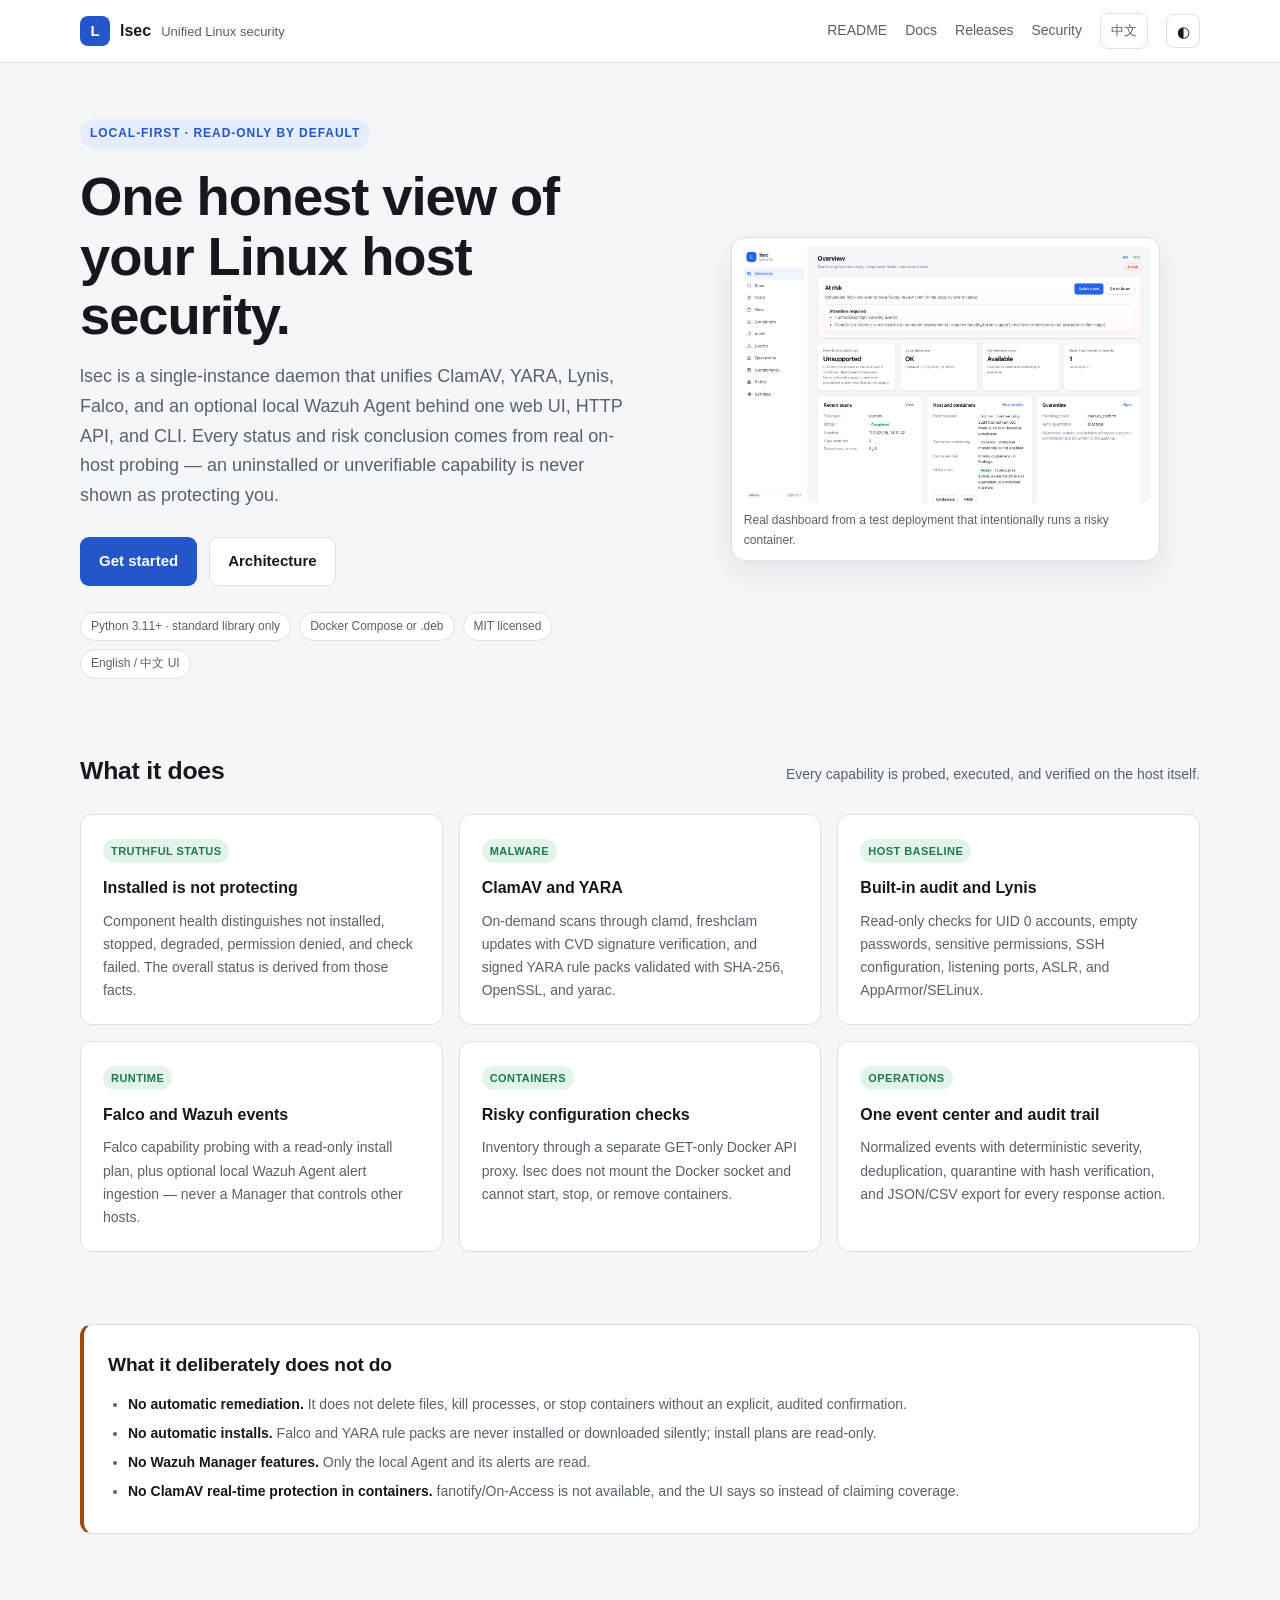
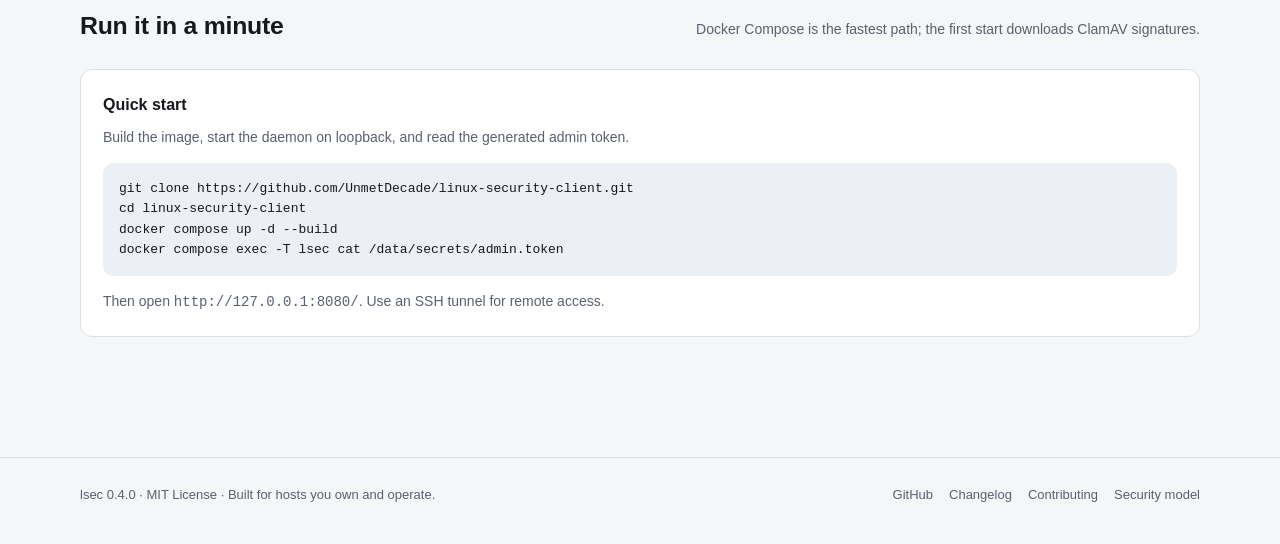
<file: docs/index.html>
<!doctype html>
<html lang="en">
<head>
  <meta charset="utf-8">
  <meta name="viewport" content="width=device-width, initial-scale=1">
  <title>lsec — Unified Linux Security Client</title>
  <meta name="description" content="A local-first Linux security client that unifies ClamAV, YARA, Lynis, Falco, and an optional local Wazuh Agent behind one daemon, web UI, and CLI.">
  <script>
    (function () {
      try {
        var saved = localStorage.getItem('lsec-docs-theme');
        if (saved === 'light' || saved === 'dark') document.documentElement.dataset.theme = saved;
      } catch (err) { /* storage is optional */ }
    })();
  </script>
  <style>
    :root {
      --bg: #f5f6f8;
      --surface: #ffffff;
      --surface-muted: #eceff3;
      --text: #16181d;
      --muted: #59616e;
      --border: #dde1e7;
      --accent: #2456c9;
      --accent-contrast: #ffffff;
      --accent-soft: #e5ecfb;
      --ok: #1d7a4c;
      --ok-soft: #e3f4eb;
      --warn: #9a4b12;
      --warn-soft: #fbeadf;
      --shadow: 0 12px 30px rgba(20, 24, 33, 0.08);
      color-scheme: light;
    }
    @media (prefers-color-scheme: dark) {
      :root:not([data-theme="light"]) {
        --bg: #101216;
        --surface: #181b21;
        --surface-muted: #20242c;
        --text: #e8eaee;
        --muted: #a2aab8;
        --border: #2c313a;
        --accent: #7ba2ff;
        --accent-contrast: #0d1424;
        --accent-soft: #1d2942;
        --ok: #7bd6a6;
        --ok-soft: #16301f;
        --warn: #f0b07a;
        --warn-soft: #35241a;
        --shadow: 0 12px 30px rgba(0, 0, 0, 0.35);
        color-scheme: dark;
      }
    }
    :root[data-theme="dark"] {
      --bg: #101216;
      --surface: #181b21;
      --surface-muted: #20242c;
      --text: #e8eaee;
      --muted: #a2aab8;
      --border: #2c313a;
      --accent: #7ba2ff;
      --accent-contrast: #0d1424;
      --accent-soft: #1d2942;
      --ok: #7bd6a6;
      --ok-soft: #16301f;
      --warn: #f0b07a;
      --warn-soft: #35241a;
      --shadow: 0 12px 30px rgba(0, 0, 0, 0.35);
      color-scheme: dark;
    }
    * { box-sizing: border-box; }
    html { scroll-behavior: smooth; }
    body {
      margin: 0;
      background: var(--bg);
      color: var(--text);
      font: 16px/1.65 -apple-system, BlinkMacSystemFont, "Segoe UI", Roboto, "Helvetica Neue", Arial, "Noto Sans", sans-serif;
      -webkit-font-smoothing: antialiased;
    }
    a { color: var(--accent); text-decoration: none; }
    a:hover { text-decoration: underline; }
    .wrap { width: min(1120px, calc(100% - 40px)); margin: 0 auto; }
    header.site {
      border-bottom: 1px solid var(--border);
      background: color-mix(in srgb, var(--surface) 88%, transparent);
      backdrop-filter: blur(10px);
      position: sticky; top: 0; z-index: 10;
    }
    .site-inner {
      display: flex; align-items: center; gap: 18px;
      min-height: 62px;
    }
    .brand { display: flex; align-items: baseline; gap: 10px; font-weight: 700; color: var(--text); }
    .brand .mark {
      display: inline-grid; place-items: center;
      width: 30px; height: 30px; border-radius: 8px;
      background: var(--accent); color: var(--accent-contrast);
      font-size: 15px; font-weight: 800;
    }
    .brand small { color: var(--muted); font-weight: 500; font-size: 13px; }
    nav.site-links { display: flex; gap: 18px; margin-left: auto; font-size: 14px; }
    nav.site-links a { color: var(--muted); }
    nav.site-links a:hover { color: var(--text); }
    .theme-toggle {
      border: 1px solid var(--border); background: var(--surface);
      color: var(--text); border-radius: 8px; cursor: pointer;
      width: 34px; height: 34px; font-size: 15px; line-height: 1;
    }
    .theme-toggle:hover { border-color: var(--accent); }
    .lang-link {
      font-size: 13px; border: 1px solid var(--border); border-radius: 8px;
      padding: 6px 10px; color: var(--muted);
    }
    main { padding: 56px 0 40px; }
    .hero { display: grid; grid-template-columns: 1.05fr 0.95fr; gap: 48px; align-items: center; }
    .eyebrow {
      display: inline-block; font-size: 12px; font-weight: 700; letter-spacing: .08em;
      text-transform: uppercase; color: var(--accent); background: var(--accent-soft);
      padding: 5px 10px; border-radius: 999px;
    }
    h1 { font-size: clamp(2.2rem, 5vw, 3.4rem); line-height: 1.1; letter-spacing: -0.02em; margin: 18px 0 16px; }
    .lede { color: var(--muted); font-size: 18px; max-width: 56ch; margin: 0 0 26px; }
    .actions { display: flex; flex-wrap: wrap; gap: 12px; align-items: center; }
    .button {
      display: inline-flex; align-items: center; gap: 8px;
      background: var(--accent); color: var(--accent-contrast);
      padding: 11px 18px; border-radius: 9px; font-weight: 600; font-size: 15px;
      border: 1px solid transparent;
    }
    .button:hover { text-decoration: none; filter: brightness(1.06); }
    .button.secondary {
      background: var(--surface); color: var(--text); border-color: var(--border);
    }
    .button.secondary:hover { border-color: var(--accent); }
    .shot {
      background: var(--surface); border: 1px solid var(--border);
      border-radius: 14px; padding: 8px; box-shadow: var(--shadow);
    }
    .shot img { display: block; width: 100%; height: auto; border-radius: 8px; }
    .shot figcaption { color: var(--muted); font-size: 12px; padding: 8px 4px 2px; }
    .pill-row { display: flex; flex-wrap: wrap; gap: 8px; margin-top: 26px; }
    .pill {
      font-size: 12px; color: var(--muted); border: 1px solid var(--border);
      background: var(--surface); border-radius: 999px; padding: 4px 10px;
    }
    section { margin-top: 72px; }
    .section-head { display: flex; align-items: baseline; justify-content: space-between; gap: 20px; margin-bottom: 22px; }
    h2 { font-size: 1.55rem; letter-spacing: -0.01em; margin: 0; }
    .section-head p { color: var(--muted); margin: 0; font-size: 14px; }
    .grid { display: grid; grid-template-columns: repeat(3, 1fr); gap: 16px; }
    .card {
      background: var(--surface); border: 1px solid var(--border); border-radius: 12px;
      padding: 22px;
    }
    .card h3 { margin: 0 0 8px; font-size: 16px; }
    .card p { margin: 0; color: var(--muted); font-size: 14px; }
    .card .tag {
      display: inline-block; font-size: 11px; font-weight: 700; letter-spacing: .04em;
      text-transform: uppercase; color: var(--ok); background: var(--ok-soft);
      padding: 3px 8px; border-radius: 999px; margin-bottom: 12px;
    }
    .boundaries {
      background: var(--surface); border: 1px solid var(--border);
      border-left: 4px solid var(--warn); border-radius: 12px; padding: 24px;
    }
    .boundaries h2 { font-size: 1.2rem; }
    .boundaries ul { margin: 12px 0 0; padding-left: 20px; color: var(--muted); font-size: 14px; }
    .boundaries li { margin: 6px 0; }
    .boundaries strong { color: var(--text); }
    footer.site {
      margin-top: 80px; border-top: 1px solid var(--border);
      padding: 26px 0 40px; color: var(--muted); font-size: 13px;
    }
    .footer-inner { display: flex; flex-wrap: wrap; gap: 16px; justify-content: space-between; }
    .footer-inner nav { display: flex; flex-wrap: wrap; gap: 16px; }
    .footer-inner a { color: var(--muted); }
    @media (max-width: 900px) {
      .hero { grid-template-columns: 1fr; gap: 30px; }
      .grid { grid-template-columns: 1fr 1fr; }
      nav.site-links { display: none; }
    }
    @media (max-width: 620px) {
      .wrap { width: calc(100% - 32px); }
      .grid { grid-template-columns: 1fr; }
      main { padding-top: 36px; }
      .section-head { display: block; }
      .section-head p { margin-top: 6px; }
    }
  </style>
</head>
<body>
  <header class="site">
    <div class="wrap site-inner">
      <a class="brand" href="https://github.com/UnmetDecade/linux-security-client">
        <span class="mark">L</span>
        <span>lsec</span>
        <small>Unified Linux security</small>
      </a>
      <nav class="site-links" aria-label="Primary">
        <a href="https://github.com/UnmetDecade/linux-security-client#readme">README</a>
        <a href="https://github.com/UnmetDecade/linux-security-client/tree/main/docs">Docs</a>
        <a href="https://github.com/UnmetDecade/linux-security-client/releases">Releases</a>
        <a href="https://github.com/UnmetDecade/linux-security-client/blob/main/SECURITY.md">Security</a>
      </nav>
      <a class="lang-link" href="index.zh-CN.html" lang="zh-CN">中文</a>
      <button class="theme-toggle" type="button" id="theme-toggle" aria-label="Toggle color theme">◐</button>
    </div>
  </header>

  <main class="wrap">
    <div class="hero">
      <div>
        <span class="eyebrow">Local-first · Read-only by default</span>
        <h1>One honest view of your Linux host security.</h1>
        <p class="lede">
          lsec is a single-instance daemon that unifies ClamAV, YARA, Lynis, Falco,
          and an optional local Wazuh Agent behind one web UI, HTTP API, and CLI.
          Every status and risk conclusion comes from real on-host probing — an
          uninstalled or unverifiable capability is never shown as protecting you.
        </p>
        <div class="actions">
          <a class="button" href="https://github.com/UnmetDecade/linux-security-client#quick-start-docker">Get started</a>
          <a class="button secondary" href="https://github.com/UnmetDecade/linux-security-client/blob/main/docs/ARCHITECTURE.md">Architecture</a>
        </div>
        <div class="pill-row">
          <span class="pill">Python 3.11+ · standard library only</span>
          <span class="pill">Docker Compose or .deb</span>
          <span class="pill">MIT licensed</span>
          <span class="pill">English / 中文 UI</span>
        </div>
      </div>
      <figure class="shot">
        <img src="images/dashboard.png" alt="lsec web dashboard showing protection status, component health, scans, and container risks" width="1400" height="875">
        <figcaption>Real dashboard from a test deployment that intentionally runs a risky container.</figcaption>
      </figure>
    </div>

    <section aria-labelledby="capabilities">
      <div class="section-head">
        <h2 id="capabilities">What it does</h2>
        <p>Every capability is probed, executed, and verified on the host itself.</p>
      </div>
      <div class="grid">
        <div class="card">
          <span class="tag">Truthful status</span>
          <h3>Installed is not protecting</h3>
          <p>Component health distinguishes not installed, stopped, degraded, permission denied, and check failed. The overall status is derived from those facts.</p>
        </div>
        <div class="card">
          <span class="tag">Malware</span>
          <h3>ClamAV and YARA</h3>
          <p>On-demand scans through clamd, freshclam updates with CVD signature verification, and signed YARA rule packs validated with SHA-256, OpenSSL, and yarac.</p>
        </div>
        <div class="card">
          <span class="tag">Host baseline</span>
          <h3>Built-in audit and Lynis</h3>
          <p>Read-only checks for UID 0 accounts, empty passwords, sensitive permissions, SSH configuration, listening ports, ASLR, and AppArmor/SELinux.</p>
        </div>
        <div class="card">
          <span class="tag">Runtime</span>
          <h3>Falco and Wazuh events</h3>
          <p>Falco capability probing with a read-only install plan, plus optional local Wazuh Agent alert ingestion — never a Manager that controls other hosts.</p>
        </div>
        <div class="card">
          <span class="tag">Containers</span>
          <h3>Risky configuration checks</h3>
          <p>Inventory through a separate GET-only Docker API proxy. lsec does not mount the Docker socket and cannot start, stop, or remove containers.</p>
        </div>
        <div class="card">
          <span class="tag">Operations</span>
          <h3>One event center and audit trail</h3>
          <p>Normalized events with deterministic severity, deduplication, quarantine with hash verification, and JSON/CSV export for every response action.</p>
        </div>
      </div>
    </section>

    <section class="boundaries" aria-labelledby="boundaries">
      <h2 id="boundaries">What it deliberately does not do</h2>
      <ul>
        <li><strong>No automatic remediation.</strong> It does not delete files, kill processes, or stop containers without an explicit, audited confirmation.</li>
        <li><strong>No automatic installs.</strong> Falco and YARA rule packs are never installed or downloaded silently; install plans are read-only.</li>
        <li><strong>No Wazuh Manager features.</strong> Only the local Agent and its alerts are read.</li>
        <li><strong>No ClamAV real-time protection in containers.</strong> fanotify/On-Access is not available, and the UI says so instead of claiming coverage.</li>
      </ul>
    </section>

    <section aria-labelledby="start">
      <div class="section-head">
        <h2 id="start">Run it in a minute</h2>
        <p>Docker Compose is the fastest path; the first start downloads ClamAV signatures.</p>
      </div>
      <div class="card">
        <h3>Quick start</h3>
        <p style="margin-bottom:14px">Build the image, start the daemon on loopback, and read the generated admin token.</p>
        <pre style="overflow:auto;background:var(--surface-muted);padding:16px;border-radius:10px;font-size:13px;line-height:1.55"><code>git clone https://github.com/UnmetDecade/linux-security-client.git
cd linux-security-client
docker compose up -d --build
docker compose exec -T lsec cat /data/secrets/admin.token</code></pre>
        <p style="margin-top:14px">Then open <code>http://127.0.0.1:8080/</code>. Use an SSH tunnel for remote access.</p>
      </div>
    </section>
  </main>

  <footer class="site">
    <div class="wrap footer-inner">
      <span>lsec 0.4.0 · MIT License · Built for hosts you own and operate.</span>
      <nav aria-label="Footer">
        <a href="https://github.com/UnmetDecade/linux-security-client">GitHub</a>
        <a href="https://github.com/UnmetDecade/linux-security-client/blob/main/CHANGELOG.md">Changelog</a>
        <a href="https://github.com/UnmetDecade/linux-security-client/blob/main/CONTRIBUTING.md">Contributing</a>
        <a href="https://github.com/UnmetDecade/linux-security-client/blob/main/docs/SECURITY.md">Security model</a>
      </nav>
    </div>
  </footer>

  <script>
    (function () {
      var button = document.getElementById('theme-toggle');
      if (!button) return;
      button.addEventListener('click', function () {
        var root = document.documentElement;
        var current = root.dataset.theme;
        if (!current) {
          current = window.matchMedia('(prefers-color-scheme: dark)').matches ? 'dark' : 'light';
        }
        var next = current === 'dark' ? 'light' : 'dark';
        root.dataset.theme = next;
        try { localStorage.setItem('lsec-docs-theme', next); } catch (err) { /* optional */ }
      });
    })();
  </script>
</body>
</html>
</file>
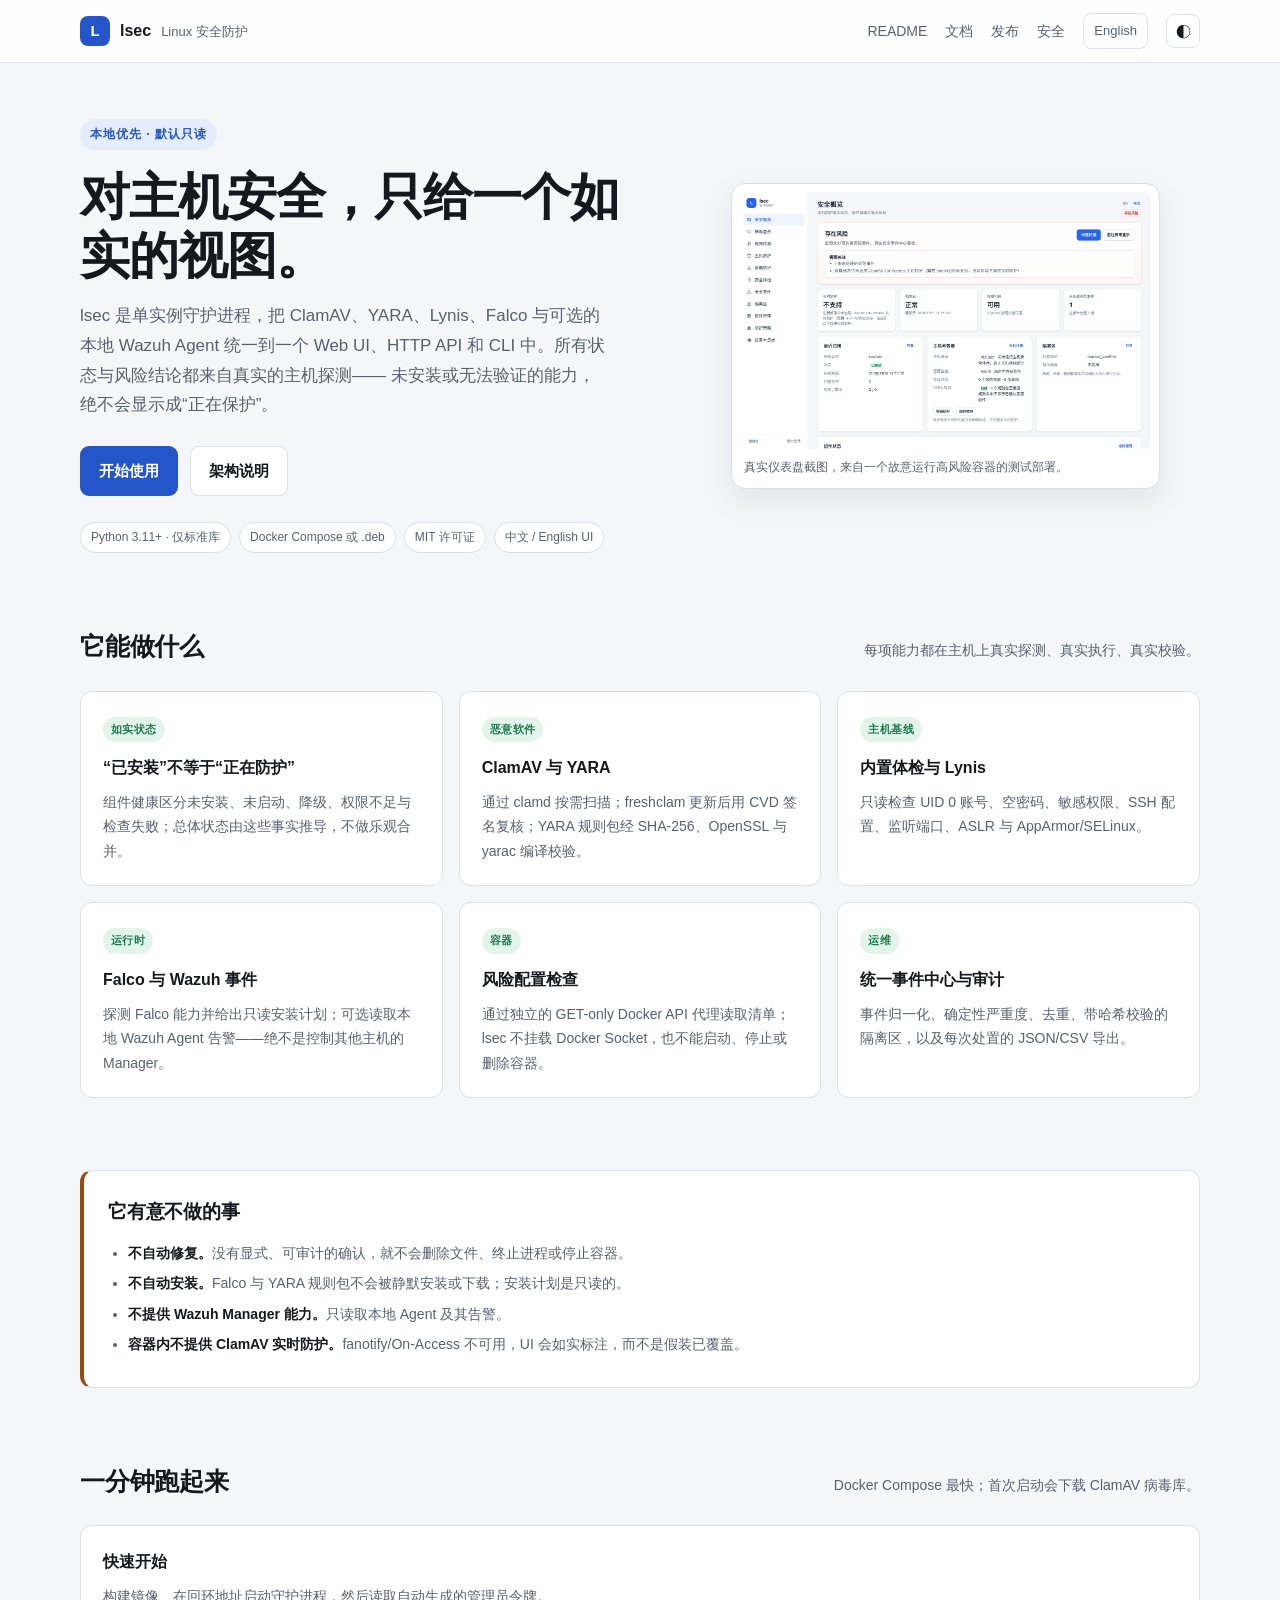
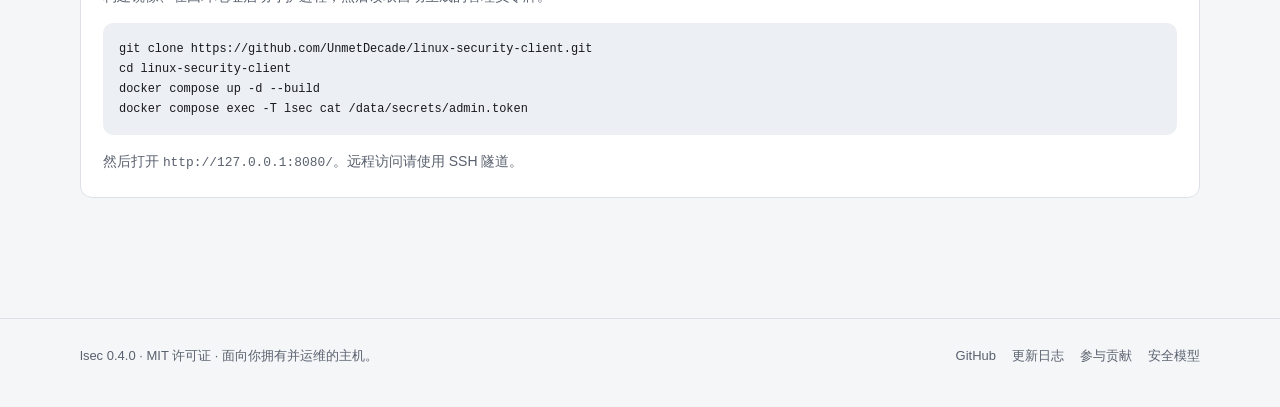
<file: docs/index.zh-CN.html>
<!doctype html>
<html lang="zh-CN">
<head>
  <meta charset="utf-8">
  <meta name="viewport" content="width=device-width, initial-scale=1">
  <title>lsec — 统一 Linux 安全客户端</title>
  <meta name="description" content="本地优先的 Linux 安全客户端，把 ClamAV、YARA、Lynis、Falco 与可选的本地 Wazuh Agent 统一到一个守护进程、Web UI 与 CLI 中。">
  <script>
    (function () {
      try {
        var saved = localStorage.getItem('lsec-docs-theme');
        if (saved === 'light' || saved === 'dark') document.documentElement.dataset.theme = saved;
      } catch (err) { /* 存储不可用时忽略 */ }
    })();
  </script>
  <style>
    :root {
      --bg: #f5f6f8;
      --surface: #ffffff;
      --surface-muted: #eceff3;
      --text: #16181d;
      --muted: #59616e;
      --border: #dde1e7;
      --accent: #2456c9;
      --accent-contrast: #ffffff;
      --accent-soft: #e5ecfb;
      --ok: #1d7a4c;
      --ok-soft: #e3f4eb;
      --warn: #9a4b12;
      --warn-soft: #fbeadf;
      --shadow: 0 12px 30px rgba(20, 24, 33, 0.08);
      color-scheme: light;
    }
    @media (prefers-color-scheme: dark) {
      :root:not([data-theme="light"]) {
        --bg: #101216;
        --surface: #181b21;
        --surface-muted: #20242c;
        --text: #e8eaee;
        --muted: #a2aab8;
        --border: #2c313a;
        --accent: #7ba2ff;
        --accent-contrast: #0d1424;
        --accent-soft: #1d2942;
        --ok: #7bd6a6;
        --ok-soft: #16301f;
        --warn: #f0b07a;
        --warn-soft: #35241a;
        --shadow: 0 12px 30px rgba(0, 0, 0, 0.35);
        color-scheme: dark;
      }
    }
    :root[data-theme="dark"] {
      --bg: #101216;
      --surface: #181b21;
      --surface-muted: #20242c;
      --text: #e8eaee;
      --muted: #a2aab8;
      --border: #2c313a;
      --accent: #7ba2ff;
      --accent-contrast: #0d1424;
      --accent-soft: #1d2942;
      --ok: #7bd6a6;
      --ok-soft: #16301f;
      --warn: #f0b07a;
      --warn-soft: #35241a;
      --shadow: 0 12px 30px rgba(0, 0, 0, 0.35);
      color-scheme: dark;
    }
    * { box-sizing: border-box; }
    html { scroll-behavior: smooth; }
    body {
      margin: 0;
      background: var(--bg);
      color: var(--text);
      font: 16px/1.75 -apple-system, BlinkMacSystemFont, "Segoe UI", Roboto, "Helvetica Neue", Arial, "PingFang SC", "Microsoft YaHei", sans-serif;
      -webkit-font-smoothing: antialiased;
    }
    a { color: var(--accent); text-decoration: none; }
    a:hover { text-decoration: underline; }
    .wrap { width: min(1120px, calc(100% - 40px)); margin: 0 auto; }
    header.site {
      border-bottom: 1px solid var(--border);
      background: color-mix(in srgb, var(--surface) 88%, transparent);
      backdrop-filter: blur(10px);
      position: sticky; top: 0; z-index: 10;
    }
    .site-inner { display: flex; align-items: center; gap: 18px; min-height: 62px; }
    .brand { display: flex; align-items: baseline; gap: 10px; font-weight: 700; color: var(--text); }
    .brand .mark {
      display: inline-grid; place-items: center;
      width: 30px; height: 30px; border-radius: 8px;
      background: var(--accent); color: var(--accent-contrast);
      font-size: 15px; font-weight: 800;
    }
    .brand small { color: var(--muted); font-weight: 500; font-size: 13px; }
    nav.site-links { display: flex; gap: 18px; margin-left: auto; font-size: 14px; }
    nav.site-links a { color: var(--muted); }
    nav.site-links a:hover { color: var(--text); }
    .theme-toggle {
      border: 1px solid var(--border); background: var(--surface);
      color: var(--text); border-radius: 8px; cursor: pointer;
      width: 34px; height: 34px; font-size: 15px; line-height: 1;
    }
    .theme-toggle:hover { border-color: var(--accent); }
    .lang-link {
      font-size: 13px; border: 1px solid var(--border); border-radius: 8px;
      padding: 6px 10px; color: var(--muted);
    }
    main { padding: 56px 0 40px; }
    .hero { display: grid; grid-template-columns: 1.05fr 0.95fr; gap: 48px; align-items: center; }
    .eyebrow {
      display: inline-block; font-size: 12px; font-weight: 700; letter-spacing: .08em;
      color: var(--accent); background: var(--accent-soft);
      padding: 5px 10px; border-radius: 999px;
    }
    h1 { font-size: clamp(2rem, 4.6vw, 3.1rem); line-height: 1.18; letter-spacing: -0.02em; margin: 18px 0 16px; }
    .lede { color: var(--muted); font-size: 17px; max-width: 56ch; margin: 0 0 26px; }
    .actions { display: flex; flex-wrap: wrap; gap: 12px; align-items: center; }
    .button {
      display: inline-flex; align-items: center; gap: 8px;
      background: var(--accent); color: var(--accent-contrast);
      padding: 11px 18px; border-radius: 9px; font-weight: 600; font-size: 15px;
      border: 1px solid transparent;
    }
    .button:hover { text-decoration: none; filter: brightness(1.06); }
    .button.secondary { background: var(--surface); color: var(--text); border-color: var(--border); }
    .button.secondary:hover { border-color: var(--accent); }
    .shot {
      background: var(--surface); border: 1px solid var(--border);
      border-radius: 14px; padding: 8px; box-shadow: var(--shadow);
    }
    .shot img { display: block; width: 100%; height: auto; border-radius: 8px; }
    .shot figcaption { color: var(--muted); font-size: 12px; padding: 8px 4px 2px; }
    .pill-row { display: flex; flex-wrap: wrap; gap: 8px; margin-top: 26px; }
    .pill {
      font-size: 12px; color: var(--muted); border: 1px solid var(--border);
      background: var(--surface); border-radius: 999px; padding: 4px 10px;
    }
    section { margin-top: 72px; }
    .section-head { display: flex; align-items: baseline; justify-content: space-between; gap: 20px; margin-bottom: 22px; }
    h2 { font-size: 1.55rem; letter-spacing: -0.01em; margin: 0; }
    .section-head p { color: var(--muted); margin: 0; font-size: 14px; }
    .grid { display: grid; grid-template-columns: repeat(3, 1fr); gap: 16px; }
    .card {
      background: var(--surface); border: 1px solid var(--border); border-radius: 12px;
      padding: 22px;
    }
    .card h3 { margin: 0 0 8px; font-size: 16px; }
    .card p { margin: 0; color: var(--muted); font-size: 14px; }
    .card .tag {
      display: inline-block; font-size: 11px; font-weight: 700; letter-spacing: .04em;
      color: var(--ok); background: var(--ok-soft);
      padding: 3px 8px; border-radius: 999px; margin-bottom: 12px;
    }
    .boundaries {
      background: var(--surface); border: 1px solid var(--border);
      border-left: 4px solid var(--warn); border-radius: 12px; padding: 24px;
    }
    .boundaries h2 { font-size: 1.2rem; }
    .boundaries ul { margin: 12px 0 0; padding-left: 20px; color: var(--muted); font-size: 14px; }
    .boundaries li { margin: 6px 0; }
    .boundaries strong { color: var(--text); }
    footer.site {
      margin-top: 80px; border-top: 1px solid var(--border);
      padding: 26px 0 40px; color: var(--muted); font-size: 13px;
    }
    .footer-inner { display: flex; flex-wrap: wrap; gap: 16px; justify-content: space-between; }
    .footer-inner nav { display: flex; flex-wrap: wrap; gap: 16px; }
    .footer-inner a { color: var(--muted); }
    code { font-family: ui-monospace, SFMono-Regular, Menlo, Consolas, monospace; font-size: 0.92em; }
    @media (max-width: 900px) {
      .hero { grid-template-columns: 1fr; gap: 30px; }
      .grid { grid-template-columns: 1fr 1fr; }
      nav.site-links { display: none; }
    }
    @media (max-width: 620px) {
      .wrap { width: calc(100% - 32px); }
      .grid { grid-template-columns: 1fr; }
      main { padding-top: 36px; }
      .section-head { display: block; }
      .section-head p { margin-top: 6px; }
    }
  </style>
</head>
<body>
  <header class="site">
    <div class="wrap site-inner">
      <a class="brand" href="https://github.com/UnmetDecade/linux-security-client">
        <span class="mark">L</span>
        <span>lsec</span>
        <small>Linux 安全防护</small>
      </a>
      <nav class="site-links" aria-label="主导航">
        <a href="https://github.com/UnmetDecade/linux-security-client/blob/main/README.zh-CN.md">README</a>
        <a href="https://github.com/UnmetDecade/linux-security-client/tree/main/docs">文档</a>
        <a href="https://github.com/UnmetDecade/linux-security-client/releases">发布</a>
        <a href="https://github.com/UnmetDecade/linux-security-client/blob/main/SECURITY.zh-CN.md">安全</a>
      </nav>
      <a class="lang-link" href="index.html" lang="en">English</a>
      <button class="theme-toggle" type="button" id="theme-toggle" aria-label="切换明暗主题">◐</button>
    </div>
  </header>

  <main class="wrap">
    <div class="hero">
      <div>
        <span class="eyebrow">本地优先 · 默认只读</span>
        <h1>对主机安全，只给一个如实的视图。</h1>
        <p class="lede">
          lsec 是单实例守护进程，把 ClamAV、YARA、Lynis、Falco 与可选的本地 Wazuh Agent
          统一到一个 Web UI、HTTP API 和 CLI 中。所有状态与风险结论都来自真实的主机探测——
          未安装或无法验证的能力，绝不会显示成“正在保护”。
        </p>
        <div class="actions">
          <a class="button" href="https://github.com/UnmetDecade/linux-security-client/blob/main/README.zh-CN.md#快速开始docker">开始使用</a>
          <a class="button secondary" href="https://github.com/UnmetDecade/linux-security-client/blob/main/docs/ARCHITECTURE.zh-CN.md">架构说明</a>
        </div>
        <div class="pill-row">
          <span class="pill">Python 3.11+ · 仅标准库</span>
          <span class="pill">Docker Compose 或 .deb</span>
          <span class="pill">MIT 许可证</span>
          <span class="pill">中文 / English UI</span>
        </div>
      </div>
      <figure class="shot">
        <img src="images/zh-CN/dashboard.png" alt="lsec Web 仪表盘：防护状态、组件健康、扫描记录与容器风险" width="1400" height="875">
        <figcaption>真实仪表盘截图，来自一个故意运行高风险容器的测试部署。</figcaption>
      </figure>
    </div>

    <section aria-labelledby="capabilities">
      <div class="section-head">
        <h2 id="capabilities">它能做什么</h2>
        <p>每项能力都在主机上真实探测、真实执行、真实校验。</p>
      </div>
      <div class="grid">
        <div class="card">
          <span class="tag">如实状态</span>
          <h3>“已安装”不等于“正在防护”</h3>
          <p>组件健康区分未安装、未启动、降级、权限不足与检查失败；总体状态由这些事实推导，不做乐观合并。</p>
        </div>
        <div class="card">
          <span class="tag">恶意软件</span>
          <h3>ClamAV 与 YARA</h3>
          <p>通过 clamd 按需扫描；freshclam 更新后用 CVD 签名复核；YARA 规则包经 SHA-256、OpenSSL 与 yarac 编译校验。</p>
        </div>
        <div class="card">
          <span class="tag">主机基线</span>
          <h3>内置体检与 Lynis</h3>
          <p>只读检查 UID 0 账号、空密码、敏感权限、SSH 配置、监听端口、ASLR 与 AppArmor/SELinux。</p>
        </div>
        <div class="card">
          <span class="tag">运行时</span>
          <h3>Falco 与 Wazuh 事件</h3>
          <p>探测 Falco 能力并给出只读安装计划；可选读取本地 Wazuh Agent 告警——绝不是控制其他主机的 Manager。</p>
        </div>
        <div class="card">
          <span class="tag">容器</span>
          <h3>风险配置检查</h3>
          <p>通过独立的 GET-only Docker API 代理读取清单；lsec 不挂载 Docker Socket，也不能启动、停止或删除容器。</p>
        </div>
        <div class="card">
          <span class="tag">运维</span>
          <h3>统一事件中心与审计</h3>
          <p>事件归一化、确定性严重度、去重、带哈希校验的隔离区，以及每次处置的 JSON/CSV 导出。</p>
        </div>
      </div>
    </section>

    <section class="boundaries" aria-labelledby="boundaries">
      <h2 id="boundaries">它有意不做的事</h2>
      <ul>
        <li><strong>不自动修复。</strong>没有显式、可审计的确认，就不会删除文件、终止进程或停止容器。</li>
        <li><strong>不自动安装。</strong>Falco 与 YARA 规则包不会被静默安装或下载；安装计划是只读的。</li>
        <li><strong>不提供 Wazuh Manager 能力。</strong>只读取本地 Agent 及其告警。</li>
        <li><strong>容器内不提供 ClamAV 实时防护。</strong>fanotify/On-Access 不可用，UI 会如实标注，而不是假装已覆盖。</li>
      </ul>
    </section>

    <section aria-labelledby="start">
      <div class="section-head">
        <h2 id="start">一分钟跑起来</h2>
        <p>Docker Compose 最快；首次启动会下载 ClamAV 病毒库。</p>
      </div>
      <div class="card">
        <h3>快速开始</h3>
        <p style="margin-bottom:14px">构建镜像、在回环地址启动守护进程，然后读取自动生成的管理员令牌。</p>
        <pre style="overflow:auto;background:var(--surface-muted);padding:16px;border-radius:10px;font-size:13px;line-height:1.55"><code>git clone https://github.com/UnmetDecade/linux-security-client.git
cd linux-security-client
docker compose up -d --build
docker compose exec -T lsec cat /data/secrets/admin.token</code></pre>
        <p style="margin-top:14px">然后打开 <code>http://127.0.0.1:8080/</code>。远程访问请使用 SSH 隧道。</p>
      </div>
    </section>
  </main>

  <footer class="site">
    <div class="wrap footer-inner">
      <span>lsec 0.4.0 · MIT 许可证 · 面向你拥有并运维的主机。</span>
      <nav aria-label="页脚">
        <a href="https://github.com/UnmetDecade/linux-security-client">GitHub</a>
        <a href="https://github.com/UnmetDecade/linux-security-client/blob/main/CHANGELOG.zh-CN.md">更新日志</a>
        <a href="https://github.com/UnmetDecade/linux-security-client/blob/main/CONTRIBUTING.zh-CN.md">参与贡献</a>
        <a href="https://github.com/UnmetDecade/linux-security-client/blob/main/docs/SECURITY.zh-CN.md">安全模型</a>
      </nav>
    </div>
  </footer>

  <script>
    (function () {
      var button = document.getElementById('theme-toggle');
      if (!button) return;
      button.addEventListener('click', function () {
        var root = document.documentElement;
        var current = root.dataset.theme;
        if (!current) {
          current = window.matchMedia('(prefers-color-scheme: dark)').matches ? 'dark' : 'light';
        }
        var next = current === 'dark' ? 'light' : 'dark';
        root.dataset.theme = next;
        try { localStorage.setItem('lsec-docs-theme', next); } catch (err) { /* 可选 */ }
      });
    })();
  </script>
</body>
</html>
</file>
